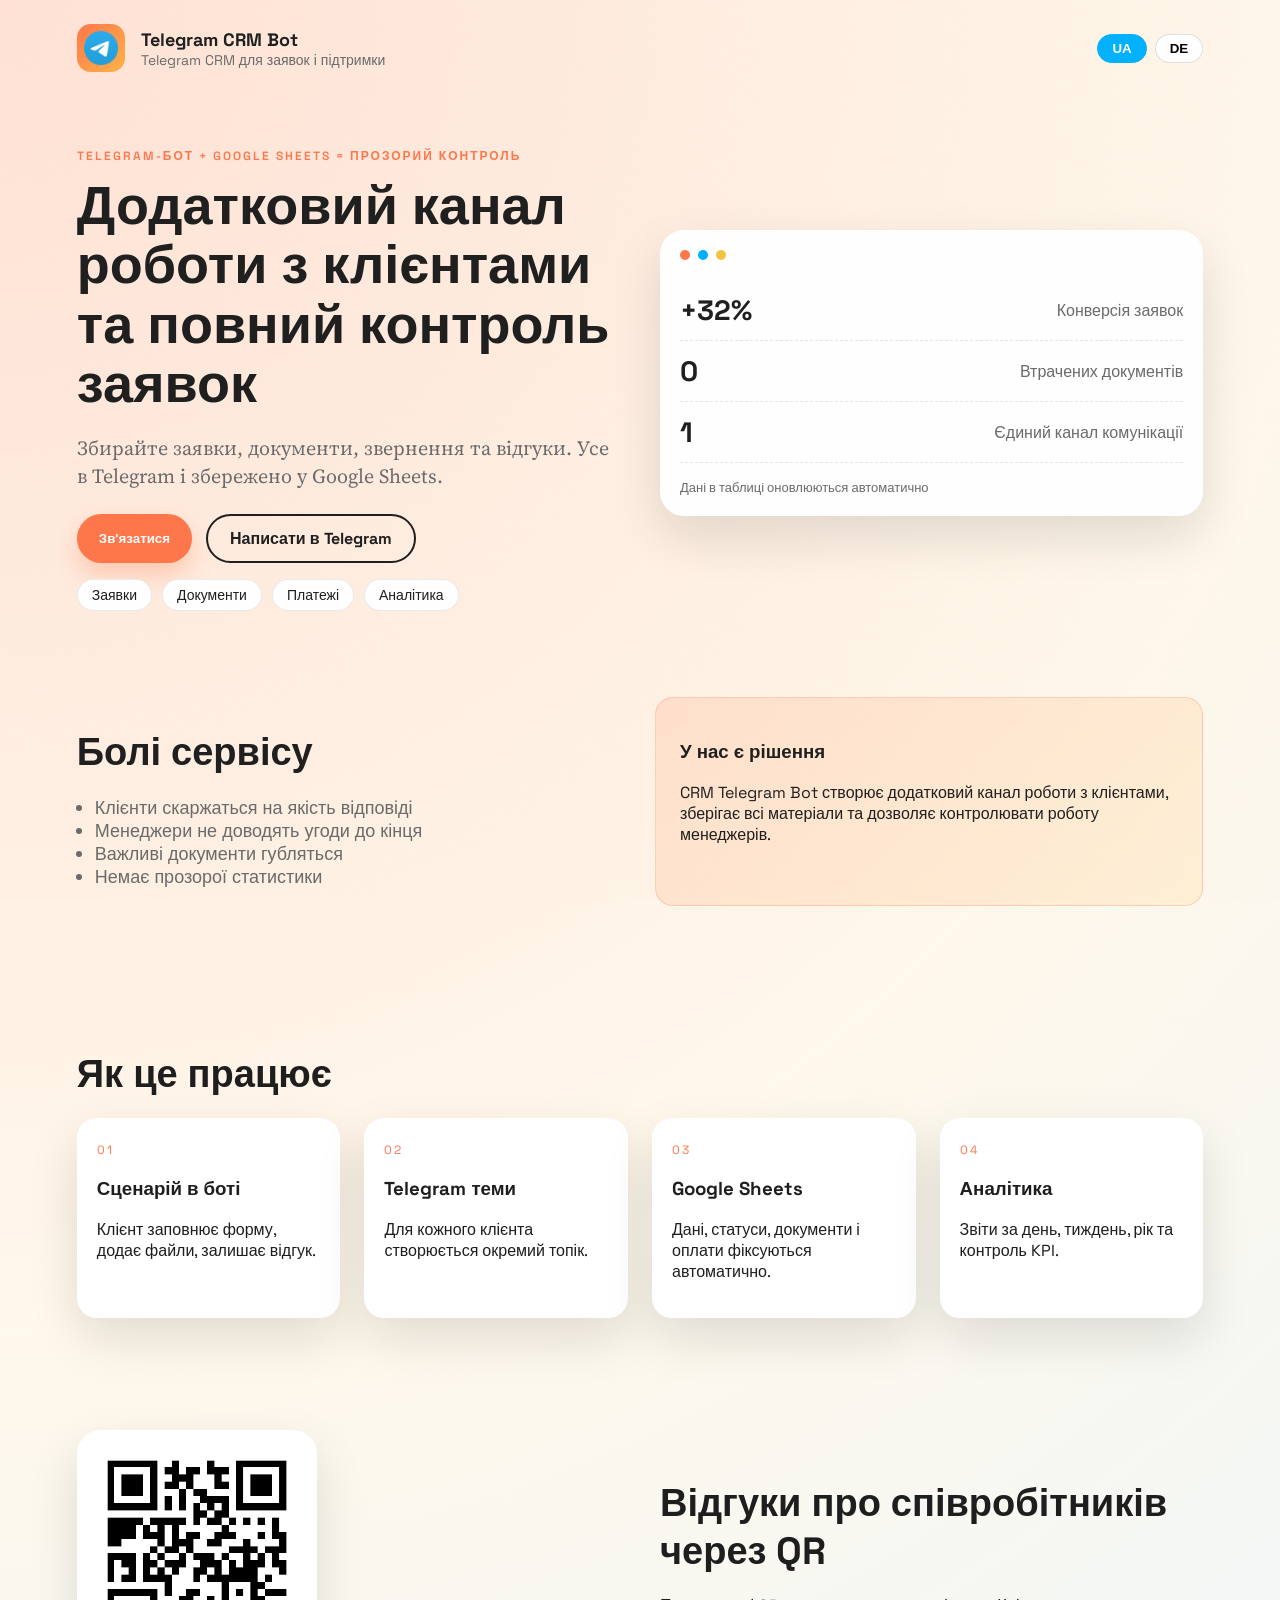
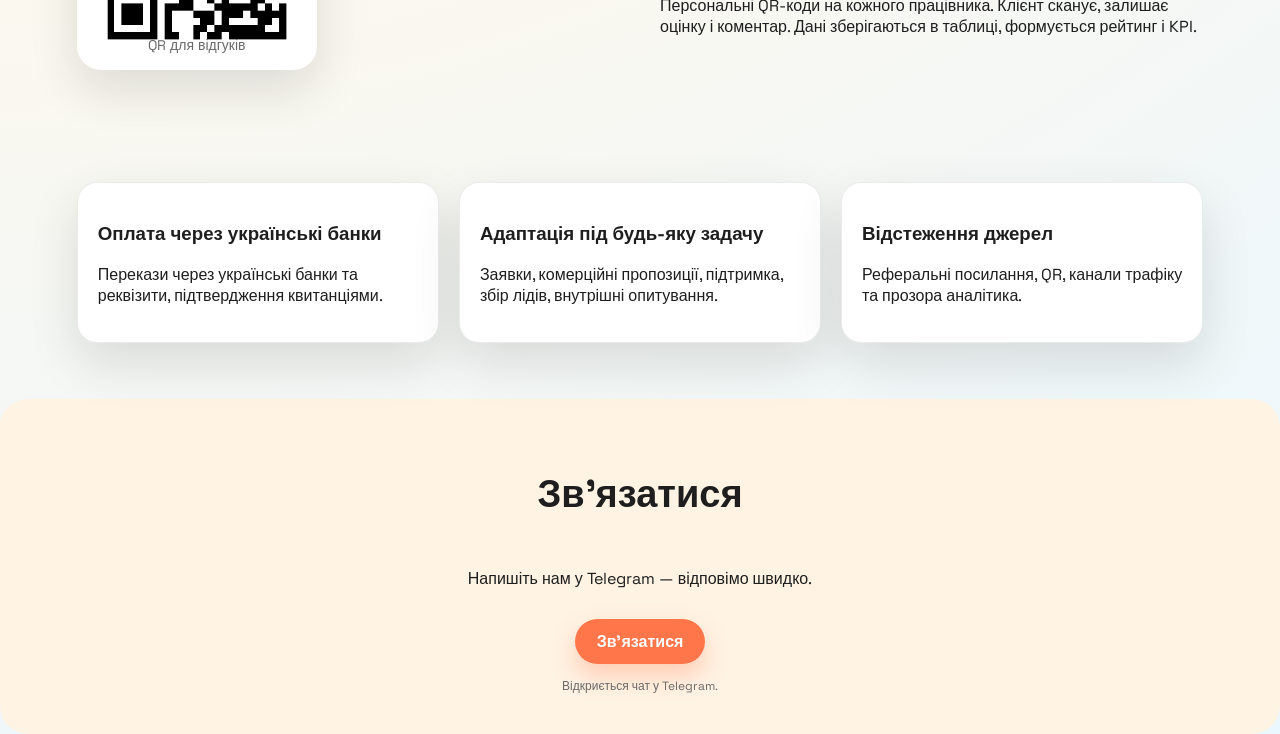
<file: index.html>
<!DOCTYPE html>
<html lang="uk">
<head>
  <meta charset="UTF-8" />
  <meta name="viewport" content="width=device-width, initial-scale=1" />
  <title>Telegram CRM Bot</title>
  <link rel="preconnect" href="https://fonts.googleapis.com" />
  <link rel="preconnect" href="https://fonts.gstatic.com" crossorigin />
  <link href="https://fonts.googleapis.com/css2?family=Space+Grotesk:wght@400;500;600;700&family=Source+Serif+4:wght@400;600&display=swap" rel="stylesheet" />
  <link rel="icon" type="image/webp" href="tg.webp" />
  <link rel="stylesheet" href="styles.css" />
</head>
<body>
  <div class="noise"></div>
  <header class="topbar">
    <div class="brand">
      <div class="logo">
        <img src="tg.webp" alt="TB" />
      </div>
      <div class="brand-text">
        <div class="brand-name" data-i18n="brand">Telegram CRM Bot</div>
        <div class="brand-tag" data-i18n="brand_tag">Telegram CRM для заявок і підтримки</div>
      </div>
    </div>
    <div class="lang-toggle" role="group" aria-label="Language">
      <button class="lang-btn is-active" data-lang="ua">UA</button>
      <button class="lang-btn" data-lang="de">DE</button>
    </div>
  </header>

  <main>
    <section class="hero">
      <div class="hero-text">
        <p class="eyebrow" data-i18n="eyebrow">Telegram-бот + Google Sheets = прозорий контроль</p>
        <h1 data-i18n="hero_title">Додатковий канал роботи з клієнтами та повний контроль заявок</h1>
        <p class="hero-sub" data-i18n="hero_sub">
          Збирайте заявки, документи, звернення та відгуки. Усе в Telegram і збережено у Google Sheets.
        </p>
        <div class="hero-cta">
          <button class="btn primary" data-scroll="contact" data-i18n="cta_primary">Зв'язатися</button>
          <a class="btn ghost" href="https://t.me/pie14" target="_blank" rel="noreferrer" data-i18n="cta_secondary">Написати в Telegram</a>
        </div>
        <div class="hero-pills">
          <span class="pill" data-i18n="pill_1">Заявки</span>
          <span class="pill" data-i18n="pill_2">Документи</span>
          <span class="pill" data-i18n="pill_3">Платежі</span>
          <span class="pill" data-i18n="pill_4">Аналітика</span>
        </div>
      </div>
      <div class="hero-card">
        <div class="card-header">
          <span class="dot orange"></span>
          <span class="dot teal"></span>
          <span class="dot yellow"></span>
        </div>
        <div class="card-body">
          <div class="stat">
            <div class="stat-value">+32%</div>
            <div class="stat-label" data-i18n="stat_1">Конверсія заявок</div>
          </div>
          <div class="stat">
            <div class="stat-value">0</div>
            <div class="stat-label" data-i18n="stat_2">Втрачених документів</div>
          </div>
          <div class="stat">
            <div class="stat-value">1</div>
            <div class="stat-label" data-i18n="stat_3">Єдиний канал комунікації</div>
          </div>
          <div class="card-note" data-i18n="stat_note">Дані в таблиці оновлюються автоматично</div>
        </div>
      </div>
    </section>

    <section class="section split">
      <div>
        <h2 data-i18n="pain_title">Болі сервісу</h2>
        <ul class="list">
          <li data-i18n="pain_1">Клієнти скаржаться на якість відповіді</li>
          <li data-i18n="pain_2">Менеджери не доводять угоди до кінця</li>
          <li data-i18n="pain_3">Важливі документи губляться</li>
          <li data-i18n="pain_4">Немає прозорої статистики</li>
        </ul>
      </div>
      <div class="accent-block">
        <h3 data-i18n="solution_title">У нас є рішення</h3>
        <p data-i18n="solution_text">
          CRM Telegram Bot створює додатковий канал роботи з клієнтами, зберігає всі матеріали
          та дозволяє контролювати роботу менеджерів.
        </p>
      </div>
    </section>

    <section class="section">
      <h2 data-i18n="how_title">Як це працює</h2>
      <div class="steps">
        <div class="step">
          <span class="step-num">01</span>
          <h3 data-i18n="how_1_title">Сценарій в боті</h3>
          <p data-i18n="how_1_text">Клієнт заповнює форму, додає файли, залишає відгук.</p>
        </div>
        <div class="step">
          <span class="step-num">02</span>
          <h3 data-i18n="how_2_title">Telegram теми</h3>
          <p data-i18n="how_2_text">Для кожного клієнта створюється окремий топік.</p>
        </div>
        <div class="step">
          <span class="step-num">03</span>
          <h3 data-i18n="how_3_title">Google Sheets</h3>
          <p data-i18n="how_3_text">Дані, статуси, документи і оплати фіксуються автоматично.</p>
        </div>
        <div class="step">
          <span class="step-num">04</span>
          <h3 data-i18n="how_4_title">Аналітика</h3>
          <p data-i18n="how_4_text">Звіти за день, тиждень, рік та контроль KPI.</p>
        </div>
      </div>
    </section>

    <section class="section qr">
      <div class="qr-box">
        <img class="qr-image" src="qr.png" alt="QR" loading="lazy" decoding="async" />
        <div class="qr-label" data-i18n="qr_label">QR для відгуків</div>
      </div>
      <div>
        <h2 data-i18n="qr_title">Відгуки про співробітників через QR</h2>
        <p data-i18n="qr_text">
          Персональні QR-коди на кожного працівника. Клієнт сканує, залишає оцінку і коментар.
          Дані зберігаються в таблиці, формується рейтинг і KPI.
        </p>
      </div>
    </section>

    <section class="section cards">
      <div class="card">
        <h3 data-i18n="pay_title">Оплата через українські банки</h3>
        <p data-i18n="pay_text">Перекази через українські банки та реквізити, підтвердження квитанціями.</p>
      </div>
      <div class="card">
        <h3 data-i18n="adapt_title">Адаптація під будь-яку задачу</h3>
        <p data-i18n="adapt_text">Заявки, комерційні пропозиції, підтримка, збір лідів, внутрішні опитування.</p>
      </div>
      <div class="card">
        <h3 data-i18n="track_title">Відстеження джерел</h3>
        <p data-i18n="track_text">Реферальні посилання, QR, канали трафіку та прозора аналітика.</p>
      </div>
    </section>

    <section id="contact" class="section contact">
      <div class="contact-content">
        <h2 data-i18n="contact_title">Зв'язатися</h2>
        <p data-i18n="contact_text">Напишіть нам у Telegram — відповімо швидко.</p>
        <a class="btn primary" href="https://t.me/pie14" target="_blank" rel="noreferrer" data-i18n="cta_primary">Зв'язатися</a>
        <div class="form-note" data-i18n="form_note">Відкриється чат у Telegram.</div>
      </div>
    </section>
  </main>

  <script src="script.js"></script>
</body>
</html>
</file>
<file: styles.css>
:root {
  --bg: #fff8eb;
  --accent: #ff764a;
  --accent-2: #00b1ff;
  --dark: #1e1e1e;
  --muted: #6a6a6a;
  --card: #ffffff;
  --shadow: 0 20px 50px rgba(20, 20, 20, 0.12);
}

* {
  box-sizing: border-box;
}

body {
  margin: 0;
  font-family: "Space Grotesk", sans-serif;
  color: var(--dark);
  background: radial-gradient(circle at top left, #ffe2d5, var(--bg) 50%, #eaf7ff 100%);
  min-height: 100vh;
}

.noise {
  position: fixed;
  inset: 0;
  background-image: url("data:image/svg+xml,%3Csvg xmlns='http://www.w3.org/2000/svg' width='120' height='120' viewBox='0 0 120 120'%3E%3Cfilter id='n'%3E%3CfeTurbulence type='fractalNoise' baseFrequency='.8' numOctaves='2' stitchTiles='stitch'/%3E%3C/filter%3E%3Crect width='120' height='120' filter='url(%23n)' opacity='.06'/%3E%3C/svg%3E");
  opacity: 0.4;
  pointer-events: none;
}

.topbar {
  display: flex;
  justify-content: space-between;
  align-items: center;
  padding: 24px 6vw;
}

.brand {
  display: flex;
  gap: 16px;
  align-items: center;
}

.logo {
  width: 48px;
  height: 48px;
  border-radius: 14px;
  background: linear-gradient(135deg, var(--accent), #ffb347);
  color: white;
  display: grid;
  place-items: center;
  font-weight: 700;
  overflow: hidden;
}

.logo img {
  width: 70%;
  height: 70%;
  object-fit: contain;
}

.brand-name {
  font-weight: 700;
  font-size: 18px;
}

.brand-tag {
  font-size: 14px;
  color: var(--muted);
}

.lang-toggle {
  display: flex;
  gap: 8px;
}

.lang-btn {
  border: 1px solid rgba(0, 0, 0, 0.12);
  background: white;
  padding: 6px 14px;
  border-radius: 999px;
  cursor: pointer;
  font-weight: 600;
}

.lang-btn.is-active {
  background: var(--accent-2);
  border-color: var(--accent-2);
  color: white;
}

.hero {
  display: grid;
  grid-template-columns: repeat(auto-fit, minmax(280px, 1fr));
  gap: 40px;
  padding: 40px 6vw 30px;
  align-items: center;
}

.eyebrow {
  text-transform: uppercase;
  letter-spacing: 2px;
  font-size: 12px;
  font-weight: 600;
  color: var(--accent);
}

.hero-text h1 {
  font-size: clamp(28px, 6vw, 54px);
  margin: 12px 0;
  line-height: 1.1;
}

.hero-sub {
  font-family: "Source Serif 4", serif;
  font-size: 20px;
  color: var(--muted);
  max-width: 560px;
}

.hero-cta {
  display: flex;
  gap: 14px;
  margin: 24px 0 16px;
  flex-wrap: wrap;
}

.btn {
  border: none;
  padding: 12px 22px;
  border-radius: 999px;
  font-weight: 700;
  cursor: pointer;
  text-decoration: none;
  display: inline-flex;
  align-items: center;
  justify-content: center;
  transition: transform 0.2s ease, box-shadow 0.2s ease, background 0.2s ease;
}

.btn.primary {
  background: var(--accent);
  color: white;
  box-shadow: 0 12px 24px rgba(255, 118, 74, 0.3);
}

.btn.primary:hover {
  transform: translateY(-2px);
  box-shadow: 0 16px 28px rgba(255, 118, 74, 0.4);
}

.btn.ghost {
  background: transparent;
  border: 2px solid var(--dark);
  color: var(--dark);
}

.btn.ghost:hover {
  transform: translateY(-2px);
  background: rgba(30, 30, 30, 0.08);
}

.hero-pills {
  display: flex;
  gap: 10px;
  flex-wrap: wrap;
}

.pill {
  background: white;
  border-radius: 999px;
  padding: 6px 14px;
  border: 1px solid rgba(0, 0, 0, 0.08);
  font-size: 14px;
}

.hero-card {
  background: var(--card);
  border-radius: 24px;
  box-shadow: var(--shadow);
  padding: 20px;
  transition: transform 0.25s ease, box-shadow 0.25s ease;
}

.hero-card:hover {
  transform: translateY(-6px) rotate(-0.5deg);
  box-shadow: 0 26px 60px rgba(20, 20, 20, 0.16);
}

.card-header {
  display: flex;
  gap: 8px;
  margin-bottom: 20px;
}

.dot {
  width: 10px;
  height: 10px;
  border-radius: 50%;
}

.dot.orange { background: var(--accent); }
.dot.teal { background: var(--accent-2); }
.dot.yellow { background: #f4c542; }

.stat {
  display: flex;
  justify-content: space-between;
  padding: 12px 0;
  border-bottom: 1px dashed rgba(0, 0, 0, 0.1);
}

.stat:last-child {
  border-bottom: none;
}

.stat-value {
  font-size: 28px;
  font-weight: 700;
}

.stat-label {
  color: var(--muted);
  align-self: center;
}

.card-note {
  margin-top: 16px;
  font-size: 13px;
  color: var(--muted);
}

.section {
  padding: 56px 6vw;
}

.section h2 {
  font-size: clamp(26px, 3vw, 38px);
  margin-bottom: 20px;
}

.split {
  display: grid;
  grid-template-columns: repeat(auto-fit, minmax(260px, 1fr));
  gap: 30px;
}

.list {
  padding-left: 18px;
  font-size: 18px;
  color: var(--muted);
}

.accent-block {
  background: linear-gradient(135deg, #ffe0cc, #fff0d6);
  padding: 24px;
  border-radius: 18px;
  border: 1px solid rgba(255, 118, 74, 0.25);
  transition: transform 0.2s ease;
}

.accent-block:hover {
  transform: translateY(-4px);
}

.steps {
  display: grid;
  grid-template-columns: repeat(auto-fit, minmax(220px, 1fr));
  gap: 24px;
}

.step {
  background: white;
  border-radius: 20px;
  padding: 20px;
  box-shadow: var(--shadow);
  transition: transform 0.2s ease, box-shadow 0.2s ease;
}

.step:hover {
  transform: translateY(-6px);
  box-shadow: 0 24px 46px rgba(20, 20, 20, 0.16);
}

.step-num {
  font-size: 12px;
  text-transform: uppercase;
  letter-spacing: 2px;
  color: var(--accent);
}

.qr {
  display: grid;
  grid-template-columns: repeat(auto-fit, minmax(260px, 1fr));
  align-items: center;
  gap: 40px;
}

.qr-box {
  width: 240px;
  height: 240px;
  background: white;
  border-radius: 24px;
  box-shadow: var(--shadow);
  position: relative;
  transition: transform 0.2s ease;
}

.qr-box:hover {
  transform: rotate(1deg) scale(1.02);
}


.qr-image {
  width: 180px;
  height: 180px;
  object-fit: contain;
  position: absolute;
  top: 30px;
  left: 30px;
}

.qr-label {
  position: absolute;
  bottom: 16px;
  width: 100%;
  text-align: center;
  font-size: 14px;
  color: var(--muted);
}

.cards {
  display: grid;
  grid-template-columns: repeat(auto-fit, minmax(240px, 1fr));
  gap: 20px;
}

.card {
  background: white;
  padding: 20px;
  border-radius: 20px;
  border: 1px solid rgba(0, 0, 0, 0.08);
  box-shadow: var(--shadow);
  transition: transform 0.2s ease, box-shadow 0.2s ease;
}

.card:hover {
  transform: translateY(-6px);
  box-shadow: 0 24px 50px rgba(20, 20, 20, 0.18);
}

.contact {
  display: grid;
  place-items: center;
  background: #fff3e4;
  border-radius: 28px;
  padding: 40px;
  text-align: center;
}

.contact-content {
  display: grid;
  gap: 14px;
  justify-items: center;
}


.contact-actions {
  display: grid;
  gap: 12px;
  align-content: start;
}

.form-actions {
  display: flex;
  gap: 10px;
  flex-wrap: wrap;
}

.form-note {
  font-size: 12px;
  color: var(--muted);
}

.form-success {
  margin-top: 10px;
  font-size: 14px;
  color: #0a8f4b;
  font-weight: 600;
}


@media (max-width: 640px) {
  .hero-cta {
    flex-direction: column;
    align-items: flex-start;
  }
  .hero-cta .btn,
  .contact-actions .btn {
    width: 100%;
  }
  .section {
    padding: 40px 6vw;
  }
  .hero-sub {
    font-size: 18px;
  }
  .contact {
    padding: 24px;
  }
}
</file>
